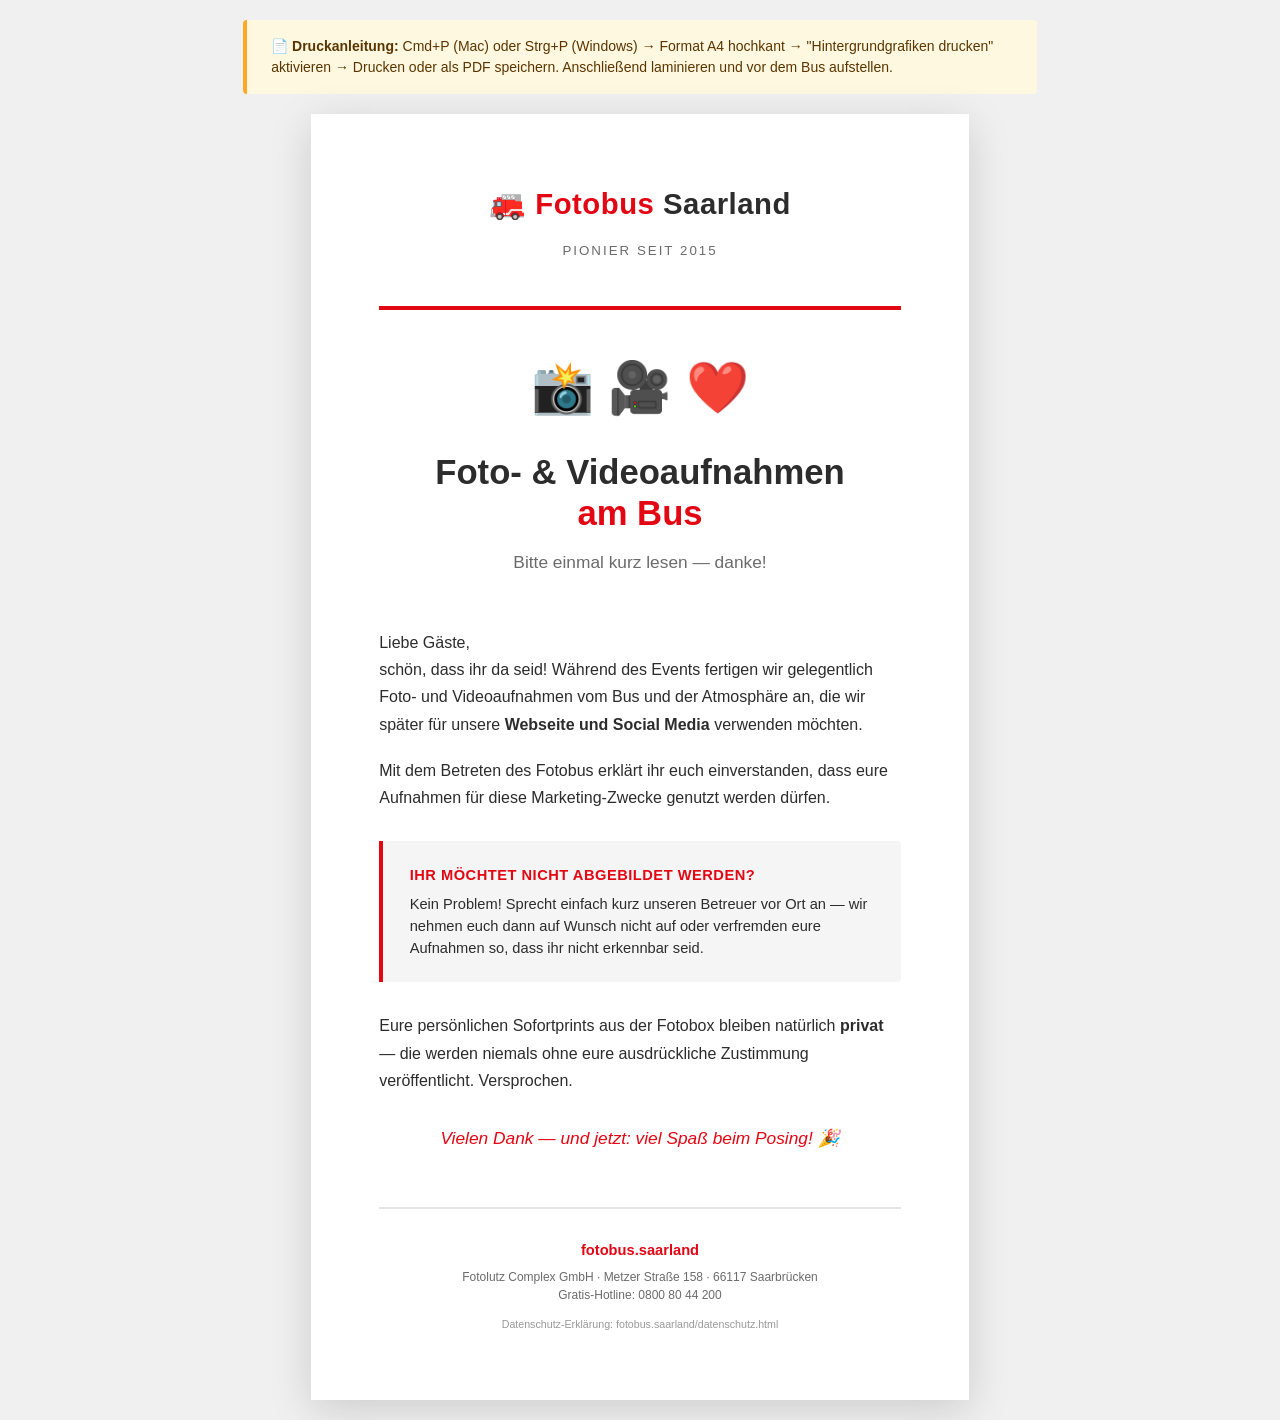
<file: 06_Branding/aushang-foto-einwilligung.html>
<!doctype html>
<html lang="de">
<head>
<meta charset="utf-8">
<title>Aushang: Foto- &amp; Videoaufnahmen — Fotobus Saarland</title>
<style>
  @page {
    size: A4 portrait;
    margin: 18mm;
  }
  * { box-sizing: border-box; margin: 0; padding: 0; }
  body {
    font-family: 'Helvetica Neue', Helvetica, Arial, sans-serif;
    color: #2C2C2C;
    line-height: 1.5;
    background: white;
    padding: 0;
  }
  .sheet {
    max-width: 174mm;
    margin: 0 auto;
    padding: 8mm 4mm;
  }
  .header {
    text-align: center;
    border-bottom: 4px solid #E30613;
    padding-bottom: 12mm;
    margin-bottom: 14mm;
  }
  .header .brand {
    font-size: 22pt;
    font-weight: 900;
    letter-spacing: 0.5px;
    color: #2C2C2C;
  }
  .header .brand .red { color: #E30613; }
  .header .tagline {
    font-size: 10pt;
    color: #6B6B6B;
    margin-top: 4mm;
    text-transform: uppercase;
    letter-spacing: 2px;
  }
  .icon-row {
    text-align: center;
    font-size: 38pt;
    margin: 8mm 0 10mm;
    line-height: 1;
  }
  h1 {
    text-align: center;
    font-size: 26pt;
    font-weight: 900;
    color: #2C2C2C;
    margin-bottom: 4mm;
    line-height: 1.2;
  }
  h1 .accent { color: #E30613; }
  .subtitle {
    text-align: center;
    font-size: 13pt;
    color: #6B6B6B;
    margin-bottom: 14mm;
    font-weight: 400;
  }
  .body-text {
    font-size: 12pt;
    line-height: 1.7;
    margin-bottom: 8mm;
  }
  .body-text p {
    margin-bottom: 5mm;
  }
  .highlight-box {
    background: #F5F5F5;
    border-left: 4px solid #E30613;
    padding: 6mm 7mm;
    margin: 8mm 0;
    border-radius: 0 4px 4px 0;
  }
  .highlight-box strong {
    color: #E30613;
    display: block;
    margin-bottom: 2mm;
    font-size: 11pt;
    text-transform: uppercase;
    letter-spacing: 0.5px;
  }
  .highlight-box p {
    font-size: 11pt;
    margin: 0;
  }
  .footer {
    margin-top: 14mm;
    padding-top: 8mm;
    border-top: 2px solid #E5E5E5;
    text-align: center;
    font-size: 9pt;
    color: #6B6B6B;
  }
  .footer .url {
    font-size: 11pt;
    color: #E30613;
    font-weight: 700;
    margin-bottom: 2mm;
  }
  .qr-hint {
    font-size: 8pt;
    color: #999;
    margin-top: 3mm;
  }
  @media screen {
    body {
      background: #f0f0f0;
      padding: 20px 0;
    }
    .sheet {
      background: white;
      width: 210mm;
      min-height: 297mm;
      padding: 18mm 18mm;
      box-shadow: 0 10px 40px rgba(0,0,0,0.15);
    }
    .print-instructions {
      max-width: 210mm;
      margin: 0 auto 20px;
      padding: 16px 24px;
      background: #fff8e1;
      border-left: 4px solid #ffa726;
      border-radius: 4px;
      font-size: 14px;
      color: #5a3500;
    }
  }
  @media print {
    .print-instructions { display: none !important; }
    body { background: white; padding: 0; }
    .sheet { box-shadow: none; padding: 0; }
  }
</style>
</head>
<body>

<div class="print-instructions">
  <strong>📄 Druckanleitung:</strong> Cmd+P (Mac) oder Strg+P (Windows) → Format A4 hochkant → "Hintergrundgrafiken drucken" aktivieren → Drucken oder als PDF speichern. Anschließend laminieren und vor dem Bus aufstellen.
</div>

<div class="sheet">

  <div class="header">
    <div class="brand">
      <span class="red">🚒 Fotobus</span> Saarland
    </div>
    <div class="tagline">Pionier seit 2015</div>
  </div>

  <div class="icon-row">📸 🎥 ❤️</div>

  <h1>Foto- &amp; Videoaufnahmen<br><span class="accent">am Bus</span></h1>
  <p class="subtitle">Bitte einmal kurz lesen — danke!</p>

  <div class="body-text">
    <p>
      Liebe Gäste,<br>
      schön, dass ihr da seid! Während des Events fertigen wir gelegentlich Foto- und Videoaufnahmen vom Bus und der Atmosphäre an, die wir später für unsere <strong>Webseite und Social Media</strong> verwenden möchten.
    </p>
    <p>
      Mit dem Betreten des Fotobus erklärt ihr euch einverstanden, dass eure Aufnahmen für diese Marketing-Zwecke genutzt werden dürfen.
    </p>
  </div>

  <div class="highlight-box">
    <strong>Ihr möchtet nicht abgebildet werden?</strong>
    <p>Kein Problem! Sprecht einfach kurz unseren Betreuer vor Ort an — wir nehmen euch dann auf Wunsch nicht auf oder verfremden eure Aufnahmen so, dass ihr nicht erkennbar seid.</p>
  </div>

  <div class="body-text">
    <p>
      Eure persönlichen Sofortprints aus der Fotobox bleiben natürlich <strong>privat</strong> — die werden niemals ohne eure ausdrückliche Zustimmung veröffentlicht. Versprochen.
    </p>
    <p style="text-align: center; font-size: 13pt; margin-top: 8mm; font-style: italic; color: #E30613;">
      Vielen Dank — und jetzt: viel Spaß beim Posing! 🎉
    </p>
  </div>

  <div class="footer">
    <div class="url">fotobus.saarland</div>
    <div>Fotolutz Complex GmbH · Metzer Straße 158 · 66117 Saarbrücken</div>
    <div>Gratis-Hotline: 0800 80 44 200</div>
    <div class="qr-hint">Datenschutz-Erklärung: fotobus.saarland/datenschutz.html</div>
  </div>

</div>

</body>
</html>
</file>
